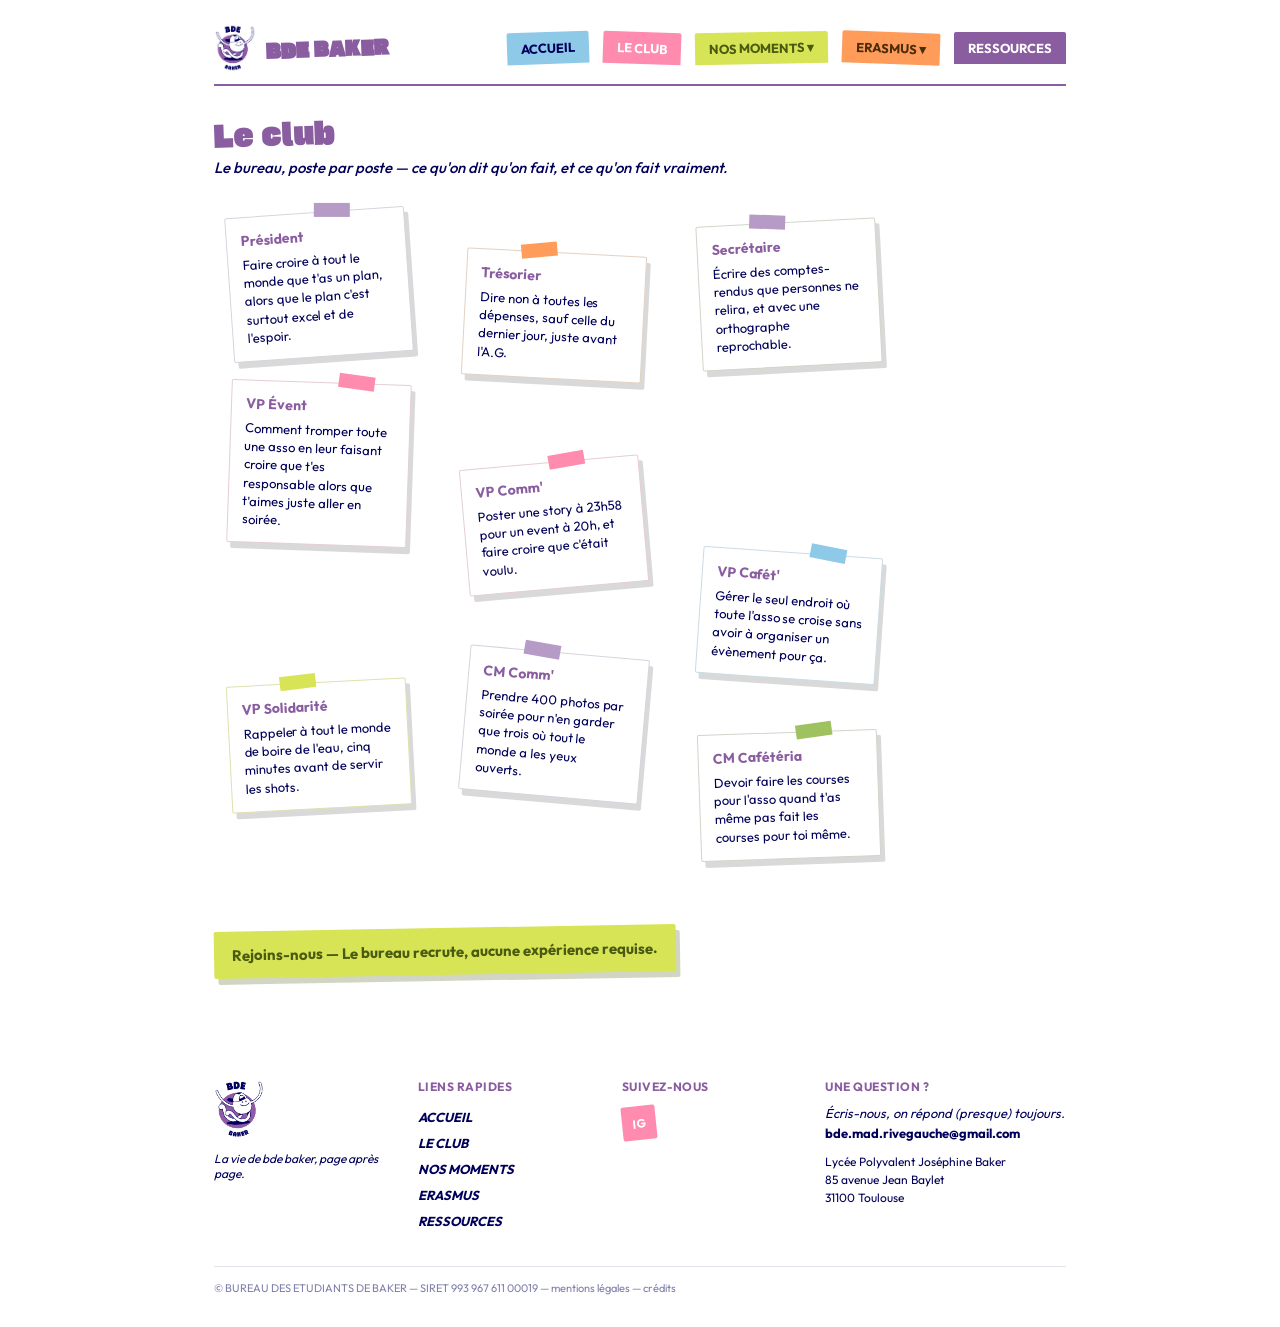
<file: le-club.html>
<!DOCTYPE html>
<html lang="fr">
<head>
  <meta charset="UTF-8">
  <meta name="viewport" content="width=device-width, initial-scale=1.0">
  <title>BDE Baker — Le Club</title>
  <link rel="stylesheet" href="css/style.css">
  <style>
    .club-board {
      position: relative;
      margin-top: 2.2rem;
      height: 700px;
    }
    .club-card {
      position: absolute;
      width: 180px;
      box-shadow: 4px 6px 0 rgba(0,0,0,0.15);
    }
    @media (max-width: 760px) {
      .club-board {
        position: static;
        height: auto;
        display: flex;
        flex-direction: column;
        gap: 16px;
      }
      .club-card {
        position: static !important;
        width: 100% !important;
      }
    }
  </style>
</head>
<body>

  <header class="site-header">
    <div class="container">
      <div class="nav-row">
        <a href="index.html" class="brand">
          <img src="images/logo/logo-bde-baker.png" alt="Logo BDE Baker">
          <span class="brand-name">BDE BAKER</span>
        </a>

        <nav class="nav-tabs" aria-label="Navigation principale">
          <a href="index.html" class="tab blue">ACCUEIL</a>
          <a href="le-club.html" class="tab pink">LE CLUB</a>
          <div class="tab-group">
            <span class="tab lime" tabindex="0">NOS MOMENTS ▾</span>
            <div class="submenu">
              <a href="nos-moments/sante.html">NOS ACTIONS POUR LA SANTÉ</a>
              <a href="nos-moments/weekend.html">WEEK-END D'INTÉGRATION</a>
              <a href="nos-moments/activites-sociales.html">ÉVENTS</a>
            </div>
          </div>
          <div class="tab-group">
            <span class="tab orange" tabindex="0">ERASMUS ▾</span>
            <div class="submenu">
              <a href="erasmus/destinations.html">DESTINATIONS</a>
              <a href="erasmus/voyages.html">VOYAGES</a>
            </div>
          </div>
          <a href="ressources.html" class="tab purple">RESSOURCES</a>
        </nav>

        <button class="burger-btn" id="burgerBtn" aria-label="Ouvrir le menu">☰</button>
      </div>
      <div class="nav-divider"></div>
    </div>
  </header>

  <nav class="mobile-menu" id="mobileMenu" aria-label="Navigation mobile">
    <button class="mobile-menu-close" id="mobileMenuClose" aria-label="Fermer le menu">×</button>
    <div class="mobile-menu-links">
      <a href="index.html" style="background:var(--blue); color:var(--navy); transform:rotate(-2deg);">ACCUEIL</a>
      <a href="le-club.html" style="background:var(--pink); color:var(--white); transform:rotate(2deg);">LE CLUB</a>
      <a href="nos-moments/sante.html" style="background:var(--lime); color:#4a5a10; transform:rotate(-1deg);">NOS ACTIONS POUR LA SANTÉ</a>
      <a href="nos-moments/weekend.html" style="background:var(--lime); color:#4a5a10; transform:rotate(1deg);">WEEK-END D'INTÉGRATION</a>
      <a href="nos-moments/activites-sociales.html" style="background:var(--lime); color:#4a5a10; transform:rotate(-1deg);">ÉVENTS</a>
      <a href="erasmus/destinations.html" style="background:var(--orange); color:#4a2c0a; transform:rotate(-1deg);">DESTINATIONS</a>
      <a href="erasmus/voyages.html" style="background:var(--orange); color:#4a2c0a; transform:rotate(1deg);">VOYAGES</a>
      <a href="ressources.html" style="background:var(--purple); color:var(--white); transform:rotate(0deg);">RESSOURCES</a>
    </div>
  </nav>

  <main class="container">

    <div class="page-title">Le club</div>
    <div class="page-subtitle">Le bureau, poste par poste — ce qu'on dit qu'on fait, et ce qu'on fait vraiment.</div>

    <div class="club-board">

      <div class="club-card card" style="top:0; left:15px; border-color:#d8d3de; transform:rotate(-4deg);">
        <span class="tape" style="left:60%; background:#b79bc7; transform:translateX(-50%) rotate(4deg);"></span>
        <div class="card-title">Président</div>
        <div class="card-text">Faire croire à tout le monde que t'as un plan, alors que le plan c'est surtout excel et de l'espoir.</div>
      </div>

      <div class="club-card card" style="top:170px; left:15px; border-color:#e6cdd7; transform:rotate(2deg);">
        <span class="tape" style="right:20%; background:#ff8bae; transform:rotate(6deg);"></span>
        <div class="card-title">VP Évent</div>
        <div class="card-text">Comment tromper toute une asso en leur faisant croire que t'es responsable alors que t'aimes juste aller en soirée.</div>
      </div>

      <div class="club-card card" style="top:470px; left:15px; border-color:#e0e0b0; transform:rotate(-3deg);">
        <span class="tape" style="left:40%; background:#d7e456; transform:translateX(-50%) rotate(-4deg);"></span>
        <div class="card-title">VP Solidarité</div>
        <div class="card-text">Rappeler à tout le monde de boire de l'eau, cinq minutes avant de servir les shots.</div>
      </div>

      <div class="club-card card" style="top:40px; left:250px; border-color:#e3d2c3; transform:rotate(3deg);">
        <span class="tape" style="left:30%; background:#ff9c5a; transform:rotate(-8deg);"></span>
        <div class="card-title">Trésorier</div>
        <div class="card-text">Dire non à toutes les dépenses, sauf celle du dernier jour, juste avant l'A.G.</div>
      </div>

      <div class="club-card card" style="top:250px; left:250px; border-color:#e6cdd7; transform:rotate(-5deg);">
        <span class="tape" style="left:60%; background:#ff8bae; transform:translateX(-50%) rotate(-5deg);"></span>
        <div class="card-title">VP Comm'</div>
        <div class="card-text">Poster une story à 23h58 pour un event à 20h, et faire croire que c'était voulu.</div>
      </div>

      <div class="club-card card" style="top:440px; left:250px; border-color:#d8d3de; transform:rotate(5deg);">
        <span class="tape" style="left:30%; background:#b79bc7; transform:rotate(5deg);"></span>
        <div class="card-title">CM Comm'</div>
        <div class="card-text">Prendre 400 photos par soirée pour n'en garder que trois où tout le monde a les yeux ouverts.</div>
      </div>

      <div class="club-card card" style="top:10px; left:485px; border-color:#cfd6c9; transform:rotate(-3deg);">
         <span class="tape" style="left:30%; background:#b79bc7; transform:rotate(5deg);"></span>
        <div class="card-title">Secrétaire</div>
        <div class="card-text">Écrire des comptes-rendus que personnes ne relira, et avec une orthographe reprochable. </div>
      </div>

      <div class="club-card card" style="top:340px; left:485px; border-color:#c9dce6; transform:rotate(4deg);">
        <span class="tape" style="right:20%; background:#8fc9e8; transform:rotate(7deg);"></span>
        <div class="card-title">VP Cafét'</div>
        <div class="card-text">Gérer le seul endroit où toute l'asso se croise sans avoir à organiser un évènement pour ça.</div>
      </div>

      <div class="club-card card" style="top:520px; left:485px; border-color:#cfd6c9; transform:rotate(-2deg);">
        <span class="tape" style="right:25%; background:#9fc260; transform:rotate(-6deg);"></span>
        <div class="card-title">CM Cafétéria</div>
        <div class="card-text">Devoir faire les courses pour l'asso quand t'as même pas fait les courses pour toi même.</div>
      </div>

    </div>

    <div style="position:relative; margin-top:1rem; transform:rotate(-1deg); display:inline-block;">
      <div style="background:var(--lime); color:#4a5a10; font-weight:700; font-size:15px; padding:14px 18px; border-radius:2px; box-shadow:4px 6px 0 rgba(74,90,16,0.25);">
        Rejoins-nous — Le bureau recrute, aucune expérience requise.
      </div>
    </div>

  </main>

  <footer class="site-footer">
    <div class="container">
      <div class="footer-grid">

        <div class="footer-col">
          <img src="images/logo/logo-bde-baker.png" alt="Logo BDE Baker" style="height:60px; transform:rotate(-3deg);">
          <div style="font-style:italic; font-size:12px; margin-top:8px; max-width:200px;">La vie de bde baker, page après page.</div>
        </div>

        <div class="footer-col">
          <h3>LIENS RAPIDES</h3>
          <div class="footer-links">
            <a href="index.html">ACCUEIL</a>
            <a href="le-club.html">LE CLUB</a>
            <a href="nos-moments/sante.html">NOS MOMENTS</a>
            <a href="erasmus/destinations.html">ERASMUS</a>
            <a href="ressources.html">RESSOURCES</a>
          </div>
        </div>

        <div class="footer-col">
          <h3>SUIVEZ-NOUS</h3>
          <div class="social-row">
            <a href="https://www.instagram.com/bde.baker/" class="social-icon" style="background:var(--pink); color:var(--white); transform:rotate(-6deg);">IG</a>
          </div>
        </div>

        <div class="footer-col" style="flex:1.4;">
          <h3>UNE QUESTION ?</h3>
          <div style="font-style:italic; font-size:13px; margin-top:10px; line-height:1.5;">
            Écris-nous, on répond (presque) toujours.<br>
            <span style="font-weight:700; font-style:normal;">bde.mad.rivegauche@gmail.com</span>
          </div>
          <div style="font-size:12px; margin-top:10px; line-height:1.5;">
            Lycée Polyvalent Joséphine Baker<br>
            85 avenue Jean Baylet<br>
            31100 Toulouse
          </div>
        </div>

      </div>

      <div class="footer-rule"></div>
      <div class="footer-legal">© BUREAU DES ETUDIANTS DE BAKER — SIRET 993 967 611 00019 — mentions légales — crédits</div>
    </div>
  </footer>

  <script src="js/script.js"></script>
</body>
</html>
</file>
<file: css/style.css>
/* =========================================================
   BDE BAKER — feuille de style commune
   ========================================================= */

@import url('https://fonts.googleapis.com/css2?family=Outfit:ital,wght@0,400;0,500;0,700;1,500;1,700&family=Gasoek+One&display=swap');

:root {
  /* Couleurs de marque */
  --purple: #8a5ca0;
  --blue: #8fc9e8;
  --navy: #00005a;
  --white: #ffffff;
  --lime: #d7e456;
  --pink: #ff8bae;
  --orange: #ff9c5a;
  --green: #9fc260;

  /* Typographies */
  --font-display: 'Gasoek One', sans-serif;
  --font-body: 'Outfit', sans-serif;
}

* {
  box-sizing: border-box;
}

html {
  scroll-behavior: smooth;
}

body {
  margin: 0;
  font-family: var(--font-body);
  color: var(--navy);
  background:
    linear-gradient(#fff, #fff),
    repeating-linear-gradient(0deg, rgba(138, 92, 160, 0.15) 0 1px, transparent 1px 28px),
    repeating-linear-gradient(90deg, rgba(138, 92, 160, 0.15) 0 1px, transparent 1px 28px);
}

a {
  color: var(--purple);
  font-weight: 700;
}

.container {
  max-width: 900px;
  margin: 0 auto;
  padding: 0 1.5rem;
}

/* Accessibilité : focus clavier visible partout */
a:focus-visible,
button:focus-visible,
.tab:focus-visible {
  outline: 3px solid var(--purple);
  outline-offset: 2px;
}

/* =========================================================
   Navigation
   ========================================================= */

.site-header {
  padding: 1.5rem 0 0;
}

.nav-row {
  display: flex;
  align-items: center;
  gap: 24px;
  flex-wrap: wrap;
}

.brand {
  display: flex;
  align-items: center;
  gap: 10px;
  text-decoration: none;
  cursor: pointer;
}

.brand img {
  height: 48px;
}

.brand-name {
  font-family: var(--font-display);
  font-size: 20px;
  color: var(--purple);
  transform: rotate(-2deg);
}

.nav-tabs {
  display: flex;
  gap: 14px;
  flex-wrap: wrap;
  margin-left: auto;
}

.tab {
  font-family: var(--font-body);
  font-weight: 700;
  font-size: 13px;
  padding: 8px 14px;
  border-radius: 2px 2px 0 0;
  cursor: pointer;
  text-decoration: none;
  display: inline-block;
  border: none;
}

.tab.blue    { background: var(--blue);   color: var(--navy);  transform: rotate(-2deg); }
.tab.pink    { background: var(--pink);   color: var(--white); transform: rotate(2deg); }
.tab.lime    { background: var(--lime);   color: #4a5a10;      transform: rotate(-1deg); }
.tab.orange  { background: var(--orange); color: #4a2c0a;      transform: rotate(2deg); }
.tab.purple  { background: var(--purple); color: var(--white); transform: rotate(0deg); }

.tab-group { position: relative; }

.submenu {
  display: none;
  position: absolute;
  top: 100%;
  left: 0;
  background: var(--white);
  border: 1px solid #eee;
  min-width: 220px;
  z-index: 20;
  box-shadow: 3px 5px 0 rgba(138, 92, 160, 0.25);
}

.tab-group:hover .submenu,
.tab-group:focus-within .submenu {
  display: block;
}

.submenu a {
  display: block;
  padding: 10px 14px;
  font-weight: 700;
  font-size: 12px;
  color: var(--navy);
  text-decoration: none;
  border-bottom: 1px solid #f0f0f0;
}

.submenu a:last-child { border-bottom: none; }
.submenu a:hover { background: #faf8fb; }

.nav-divider {
  width: 100%;
  height: 2px;
  background: var(--purple);
  margin-top: 12px;
}

/* Menu burger (mobile) */
.burger-btn {
  width: 32px;
  height: 32px;
  display: none;
  align-items: center;
  justify-content: center;
  background: var(--purple);
  border-radius: 2px;
  transform: rotate(-3deg);
  color: var(--white);
  font-size: 16px;
  font-weight: 700;
  cursor: pointer;
  border: none;
}

.mobile-menu {
  display: none;
  position: fixed;
  inset: 0;
  background: var(--white);
  z-index: 100;
  padding: 1.2rem 1rem;
}

.mobile-menu.open { display: block; }

.mobile-menu-close {
  width: 32px;
  height: 32px;
  display: flex;
  align-items: center;
  justify-content: center;
  background: var(--purple);
  border-radius: 2px;
  color: var(--white);
  font-size: 16px;
  font-weight: 700;
  cursor: pointer;
  border: none;
  margin-left: auto;
}

.mobile-menu-links {
  display: flex;
  flex-direction: column;
  gap: 18px;
  margin-top: 2rem;
}

.mobile-menu-links a {
  font-family: var(--font-body);
  font-weight: 700;
  font-size: 16px;
  padding: 12px 16px;
  text-decoration: none;
  display: block;
}

@media (max-width: 760px) {
  .nav-tabs { display: none; }
  .burger-btn { display: flex; }
}

/* =========================================================
   Titres de section
   ========================================================= */

.page-title {
  font-family: var(--font-display);
  font-size: 30px;
  color: var(--purple);
  line-height: 1;
  display: inline-block;
  transform: rotate(-2deg);
  margin-top: 2rem;
}

.page-subtitle {
  font-family: var(--font-body);
  font-style: italic;
  font-weight: 500;
  font-size: 15px;
  color: var(--navy);
  margin-top: 8px;
  max-width: 560px;
}

/* =========================================================
   Fiches / cartes façon post-it
   ========================================================= */

.card {
  background: var(--white);
  border: 1px solid #eee;
  padding: 14px;
  border-radius: 2px;
  position: relative;
}

.tape {
  position: absolute;
  top: -9px;
  width: 36px;
  height: 14px;
  background: rgba(255, 255, 255, 0.6);
}

.card-title {
  font-family: var(--font-body);
  font-weight: 700;
  font-size: 14px;
  color: var(--purple);
}

.card-text {
  font-family: var(--font-body);
  font-size: 13px;
  color: var(--navy);
  margin-top: 6px;
  line-height: 1.4;
}

/* =========================================================
   Bandeau collage (Accueil)
   ========================================================= */

.collage-grid {
  display: grid;
  grid-template-columns: repeat(auto-fit, minmax(140px, 1fr));
  gap: 20px;
  margin-top: 2rem;
}

.collage-tile {
  background: var(--white);
  border: 1px solid #eee;
  padding: 10px 10px 28px;
  text-decoration: none;
  display: block;
}

.collage-photo {
  height: 90px;
  border-radius: 2px;
}

.collage-label {
  font-family: var(--font-body);
  font-weight: 700;
  font-size: 15px;
  color: var(--navy);
  margin-top: 8px;
}

/* =========================================================
   Footer
   ========================================================= */

.site-footer {
  margin-top: 4rem;
  padding: 2.5rem 0 2rem;
}

.footer-grid {
  display: flex;
  gap: 32px;
  flex-wrap: wrap;
}

.footer-col {
  flex: 1;
  min-width: 150px;
}

.footer-col h3 {
  font-family: var(--font-body);
  font-weight: 700;
  font-size: 12px;
  color: var(--purple);
  letter-spacing: 0.04em;
  margin: 0;
}

.footer-links {
  font-family: var(--font-body);
  font-style: italic;
  font-weight: 700;
  font-size: 13px;
  color: var(--navy);
  margin-top: 10px;
  line-height: 2;
}

.footer-links a {
  display: block;
  color: var(--navy);
  text-decoration: none;
}

.social-row {
  display: flex;
  gap: 10px;
  margin-top: 12px;
}

.social-icon {
  width: 34px;
  height: 34px;
  border-radius: 2px;
  display: flex;
  align-items: center;
  justify-content: center;
  font-family: var(--font-body);
  font-weight: 700;
  font-size: 12px;
  text-decoration: none;
}

.footer-rule {
  width: 100%;
  height: 1px;
  background: #e5e0ea;
  margin-top: 2rem;
}

.footer-legal {
  font-family: var(--font-body);
  font-size: 11px;
  color: var(--navy);
  opacity: 0.5;
  margin-top: 14px;
}

/* =========================================================
   Utilitaires
   ========================================================= */

.rotate-n2 { transform: rotate(-2deg); }
.rotate-2  { transform: rotate(2deg); }
.rotate-n1 { transform: rotate(-1deg); }
.rotate-1  { transform: rotate(1deg); }

.collage-photo {
  height: 90px;
  border-radius: 2px;
  width: 100%;
  object-fit: cover;   /* ← à ajouter : recadre l'image proprement */
}

@media (prefers-reduced-motion: reduce) {
  html { scroll-behavior: auto; }
}
</file>
